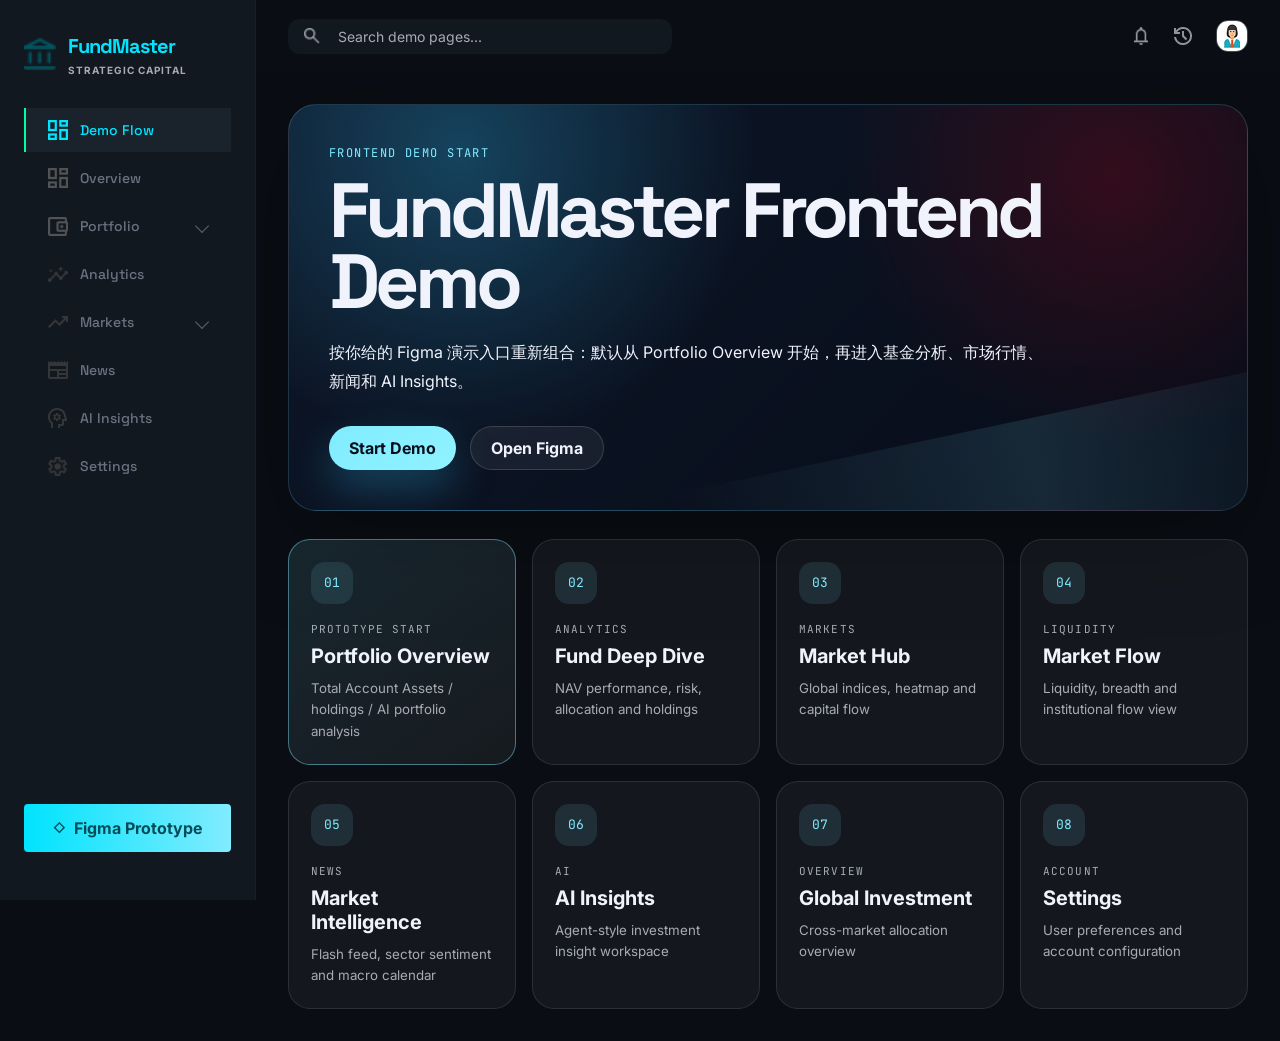
<file: frontend_new/figma-demo.html>
<!DOCTYPE html>
<html lang="zh-CN">
  <head>
    <meta charset="UTF-8" />
    <meta name="viewport" content="width=device-width, initial-scale=1.0" />
    <title>FundMaster — Figma Demo Flow</title>
    <link rel="preconnect" href="https://fonts.googleapis.com" />
    <link rel="preconnect" href="https://fonts.gstatic.com" crossorigin />
    <link href="https://fonts.googleapis.com/css2?family=Inter:wght@400;600;700&family=JetBrains+Mono:wght@400&family=Space+Grotesk:wght@500;700;900&display=swap" rel="stylesheet" />
    <link rel="stylesheet" href="css/shell.css" />
    <link rel="stylesheet" href="css/dashboard-widgets.css" />
    <link rel="stylesheet" href="css/page-figma-demo.css" />
  </head>
  <body>
    <div class="app">
      <aside class="sidebar" aria-label="主导航">
        <div class="sidebar__brand">
          <img class="sidebar__logo" src="assets/icons/logo.png" width="32" height="32" alt="" />
          <div class="sidebar__titles">
            <h1 class="sidebar__name">FundMaster</h1>
            <p class="sidebar__tagline">STRATEGIC CAPITAL</p>
          </div>
        </div>
        <nav class="sidebar__nav" aria-label="功能菜单">
          <a class="nav-link nav-link--active" href="figma-demo.html" aria-current="page">
            <img class="nav-link__icon" src="assets/icons/nav-overview.png" width="20" height="20" alt="" />
            Demo Flow
          </a>
          <a class="nav-link" href="portfolio-overview.html">
            <img class="nav-link__icon" src="assets/icons/nav-overview.png" width="20" height="20" alt="" />
            Overview
          </a>
          <details class="nav-group">
            <summary class="nav-link nav-parent">
              <img class="nav-link__icon" src="assets/icons/nav-portfolio.png" width="20" height="20" alt="" />
              Portfolio
              <span class="nav-caret" aria-hidden="true"></span>
            </summary>
            <div class="nav-submenu">
              <a class="nav-sublink" href="equity-funds.html">Equity Funds</a>
              <a class="nav-sublink" href="debt-funds.html">Debt Funds</a>
              <a class="nav-sublink" href="global-investment.html">Global Investment</a>
            </div>
          </details>
          <a class="nav-link" href="fund-deep-dive.html">
            <img class="nav-link__icon" src="assets/icons/nav-analytics.png" width="20" height="20" alt="" />
            Analytics
          </a>
          <details class="nav-group">
            <summary class="nav-link nav-parent">
              <img class="nav-link__icon" src="assets/icons/nav-markets.png" width="20" height="20" alt="" />
              Markets
              <span class="nav-caret" aria-hidden="true"></span>
            </summary>
            <div class="nav-submenu">
              <a class="nav-sublink" href="market-hub.html">Market Hub</a>
              <a class="nav-sublink" href="market-flow.html">Market Flow</a>
            </div>
          </details>
          <a class="nav-link" href="index.html">
            <img class="nav-link__icon" src="assets/icons/nav-news.png" width="20" height="20" alt="" />
            News
          </a>
          <a class="nav-link" href="ai-insights.html">
            <img class="nav-link__icon" src="assets/icons/nav-ai-insights.png" width="20" height="20" alt="" />
            AI Insights
          </a>
          <a class="nav-link" href="settings.html">
            <img class="nav-link__icon" src="assets/icons/nav-settings.png" width="20" height="20" alt="" />
            Settings
          </a>
        </nav>
        <div class="sidebar__footer">
          <button type="button" class="btn-upgrade">
            <span class="btn-upgrade__icon" aria-hidden="true">◇</span>
            Figma Prototype
          </button>
        </div>
      </aside>

      <div class="main-shell">
        <header class="top-bar">
          <div class="search-field" role="search">
            <img class="search-field__icon-img" src="assets/icons/header-search.png" width="16" height="16" alt="" />
            <label class="visually-hidden" for="demo-q">搜索</label>
            <input id="demo-q" class="search-field__input" type="search" placeholder="Search demo pages..." autocomplete="off" />
          </div>
          <div class="top-bar__actions">
            <button type="button" class="icon-btn" aria-label="通知"><img class="icon-btn__img" src="assets/icons/header-bell.png" width="18" height="18" alt="" /></button>
            <button type="button" class="icon-btn" aria-label="帮助"><img class="icon-btn__img" src="assets/icons/header-help.png" width="18" height="18" alt="" /></button>
            <button type="button" class="avatar-btn" aria-label="用户资料"><img class="avatar-btn__img" src="assets/icons/header-avatar.png" width="32" height="32" alt="" /></button>
          </div>
        </header>

        <main class="content demo-content">
          <section class="demo-hero">
            <p class="demo-kicker">Frontend Demo Start</p>
            <h2 class="demo-title">FundMaster Frontend Demo</h2>
            <p class="demo-copy">
              按你给的 Figma 演示入口重新组合：默认从 Portfolio Overview 开始，再进入基金分析、市场行情、新闻和 AI Insights。
            </p>
            <div class="demo-actions">
              <a class="btn-primary-demo" href="portfolio-overview.html">Start Demo</a>
              <a class="btn-secondary-demo" href="https://www.figma.com/proto/B1cuHJoXlJTr7e1ADVhH2P/Untitled?node-id=42-2&p=f&t=eEFRyIJMiJ0AhOgD-0&scaling=scale-down&content-scaling=fixed&page-id=0%3A1&starting-point-node-id=11%3A2408" target="_blank" rel="noreferrer">Open Figma</a>
            </div>
          </section>

          <section class="demo-flow" aria-label="演示顺序">
            <a class="demo-step demo-step--featured" href="portfolio-overview.html">
              <span class="demo-step__num">01</span>
              <span class="demo-step__eyebrow">Prototype Start</span>
              <strong>Portfolio Overview</strong>
              <small>Total Account Assets / holdings / AI portfolio analysis</small>
            </a>
            <a class="demo-step" href="fund-deep-dive.html">
              <span class="demo-step__num">02</span>
              <span class="demo-step__eyebrow">Analytics</span>
              <strong>Fund Deep Dive</strong>
              <small>NAV performance, risk, allocation and holdings</small>
            </a>
            <a class="demo-step" href="market-hub.html">
              <span class="demo-step__num">03</span>
              <span class="demo-step__eyebrow">Markets</span>
              <strong>Market Hub</strong>
              <small>Global indices, heatmap and capital flow</small>
            </a>
            <a class="demo-step" href="market-flow.html">
              <span class="demo-step__num">04</span>
              <span class="demo-step__eyebrow">Liquidity</span>
              <strong>Market Flow</strong>
              <small>Liquidity, breadth and institutional flow view</small>
            </a>
            <a class="demo-step" href="index.html">
              <span class="demo-step__num">05</span>
              <span class="demo-step__eyebrow">News</span>
              <strong>Market Intelligence</strong>
              <small>Flash feed, sector sentiment and macro calendar</small>
            </a>
            <a class="demo-step" href="ai-insights.html">
              <span class="demo-step__num">06</span>
              <span class="demo-step__eyebrow">AI</span>
              <strong>AI Insights</strong>
              <small>Agent-style investment insight workspace</small>
            </a>
            <a class="demo-step" href="global-investment.html">
              <span class="demo-step__num">07</span>
              <span class="demo-step__eyebrow">Overview</span>
              <strong>Global Investment</strong>
              <small>Cross-market allocation overview</small>
            </a>
            <a class="demo-step" href="settings.html">
              <span class="demo-step__num">08</span>
              <span class="demo-step__eyebrow">Account</span>
              <strong>Settings</strong>
              <small>User preferences and account configuration</small>
            </a>
          </section>
        </main>
      </div>
    </div>
    <script src="scripts/config.js"></script>
    <script src="scripts/api.js?v=20260715-2"></script>
    <script src="scripts/search.js?v=20260715-2"></script>
    <script src="scripts/pro-upgrade.js"></script>
  </body>
</html>
</file>
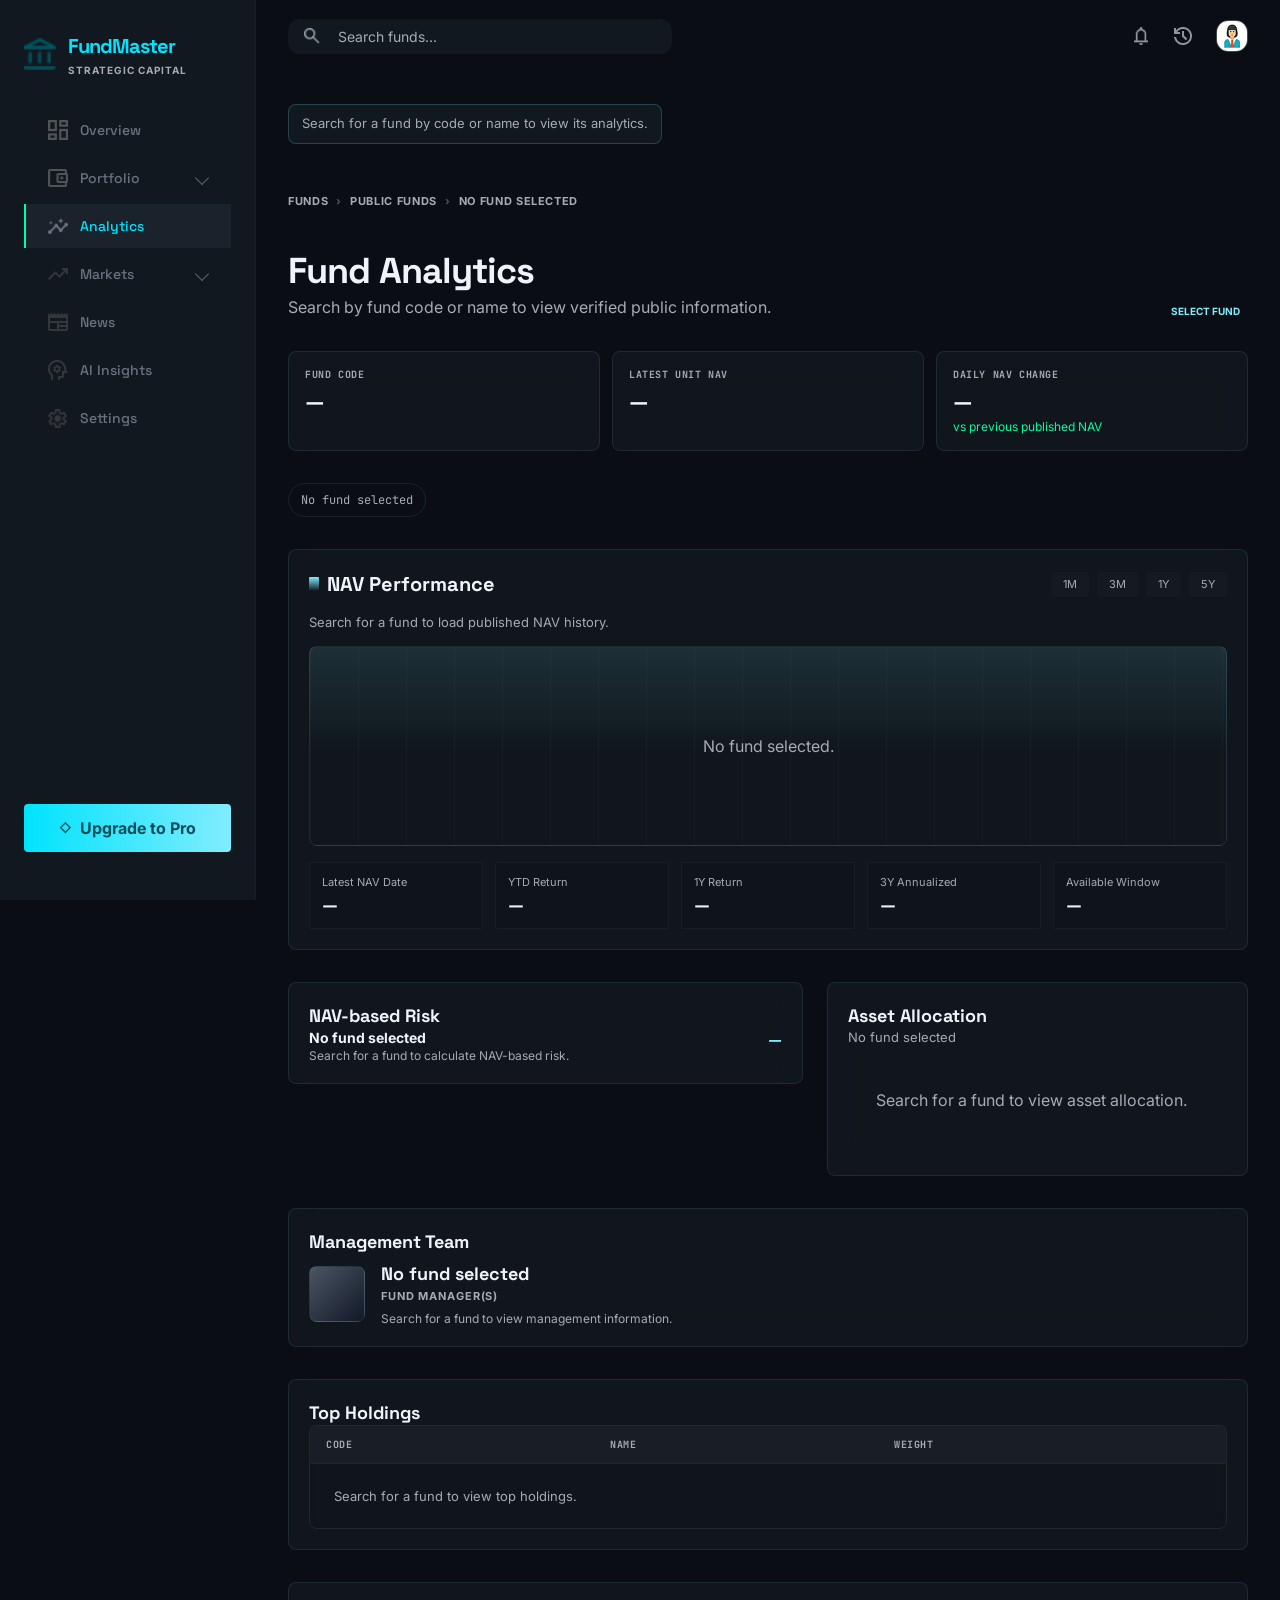
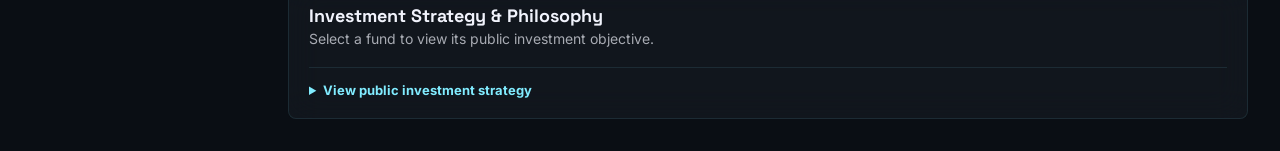
<file: frontend_new/fund-deep-dive.html>
<!DOCTYPE html>
<html lang="zh-CN">
  <head>
    <meta charset="UTF-8" />
    <meta name="viewport" content="width=device-width, initial-scale=1.0" />
    <title>FundMaster — Fund Deep Dive</title>
    <link rel="preconnect" href="https://fonts.googleapis.com" />
    <link rel="preconnect" href="https://fonts.gstatic.com" crossorigin />
    <link href="https://fonts.googleapis.com/css2?family=Inter:wght@400;600;700&family=JetBrains+Mono:wght@400&family=Space+Grotesk:wght@500;700;900&display=swap" rel="stylesheet" />
    <link rel="stylesheet" href="css/shell.css" />
    <link rel="stylesheet" href="css/dashboard-widgets.css" />
    <link rel="stylesheet" href="css/page-fund-deep-dive.css?v=20260713-3" />
  </head>
  <body>
    <div class="app">
      <aside class="sidebar" aria-label="主导航">
        <div class="sidebar__brand">
          <img class="sidebar__logo" src="assets/icons/logo.png" width="32" height="32" alt="" />
          <div class="sidebar__titles">
            <h1 class="sidebar__name">FundMaster</h1>
            <p class="sidebar__tagline">STRATEGIC CAPITAL</p>
          </div>
        </div>
        <nav class="sidebar__nav" aria-label="功能菜单">
          <a class="nav-link" href="portfolio-overview.html">
            <img class="nav-link__icon" src="assets/icons/nav-overview.png" width="20" height="20" alt="" />
            Overview
          </a>
          <details class="nav-group">
            <summary class="nav-link nav-parent">
              <img class="nav-link__icon" src="assets/icons/nav-portfolio.png" width="20" height="20" alt="" />
              Portfolio
              <span class="nav-caret" aria-hidden="true"></span>
            </summary>
            <div class="nav-submenu">
              <a class="nav-sublink" href="equity-funds.html">Equity Funds</a>
              <a class="nav-sublink" href="debt-funds.html">Debt Funds</a>
              <a class="nav-sublink" href="global-investment.html">Global Investment</a>
            </div>
          </details>
          <a class="nav-link nav-link--active" href="fund-deep-dive.html" aria-current="page">
            <img class="nav-link__icon" src="assets/icons/nav-analytics.png" width="20" height="20" alt="" />
            Analytics
          </a>
          <details class="nav-group">
            <summary class="nav-link nav-parent">
              <img class="nav-link__icon" src="assets/icons/nav-markets.png" width="20" height="20" alt="" />
              Markets
              <span class="nav-caret" aria-hidden="true"></span>
            </summary>
            <div class="nav-submenu">
              <a class="nav-sublink" href="market-hub.html">Market Hub</a>
              <a class="nav-sublink" href="market-flow.html">Market Flow</a>
            </div>
          </details>
          <a class="nav-link" href="index.html">
            <img class="nav-link__icon" src="assets/icons/nav-news.png" width="20" height="20" alt="" />
            News
          </a>
          <a class="nav-link" href="ai-insights.html">
            <img class="nav-link__icon" src="assets/icons/nav-ai-insights.png" width="20" height="20" alt="" />
            AI Insights
          </a>
          <a class="nav-link" href="settings.html">
            <img class="nav-link__icon" src="assets/icons/nav-settings.png" width="20" height="20" alt="" />
            Settings
          </a>
        </nav>
        <div class="sidebar__footer">
          <button type="button" class="btn-upgrade">
            <span class="btn-upgrade__icon" aria-hidden="true">◇</span>
            Upgrade to Pro
          </button>
        </div>
      </aside>
      <div class="main-shell">
      <header class="top-bar">
        <div class="search-field" role="search">
          <img class="search-field__icon-img" src="assets/icons/header-search.png" width="16" height="16" alt="" />
          <label class="visually-hidden" for="q">搜索</label>
          <input id="q" class="search-field__input" type="search" placeholder="Search funds..." autocomplete="off" />
        </div>
        <div class="top-bar__actions">
          <button type="button" class="icon-btn" aria-label="通知"><img class="icon-btn__img" src="assets/icons/header-bell.png" width="18" height="18" alt="" /></button>
          <button type="button" class="icon-btn" aria-label="帮助"><img class="icon-btn__img" src="assets/icons/header-help.png" width="18" height="18" alt="" /></button>
          <button type="button" class="avatar-btn" aria-label="用户资料"><img class="avatar-btn__img" src="assets/icons/header-avatar.png" width="32" height="32" alt="" /></button>
        </div>
      </header>
        <main class="content">
          <div id="fd-data-notice" class="fd-data-notice" data-state="loading" role="status">
            Loading public fund data…
          </div>
          <nav class="breadcrumb" aria-label="面包屑">
            <a href="fund-deep-dive.html">Funds</a><span class="breadcrumb__sep">›</span>
            <span id="fd-breadcrumb-type">Public Fund</span><span class="breadcrumb__sep">›</span>
            <span id="fd-breadcrumb-current">Loading…</span>
          </nav>
          <header class="page-head">
            <div>
              <h2 id="fd-fund-name" class="page-head__title">Loading fund…</h2>
              <p id="fd-fund-subtitle" class="page-head__sub">Verifying profile and NAV history.</p>
            </div>
            <span id="fd-data-chip" class="chip">Loading</span>
          </header>
          <div class="kpi-row">
            <div class="kpi-card">
              <p class="kpi-card__label">Fund Code</p>
              <p id="fd-kpi-code" class="kpi-card__value">—</p>
            </div>
            <div class="kpi-card">
              <p class="kpi-card__label">Latest Unit NAV</p>
              <p id="fd-kpi-nav" class="kpi-card__value">—</p>
            </div>
            <div class="kpi-card">
              <p class="kpi-card__label">Daily NAV Change</p>
              <p id="fd-kpi-change" class="kpi-card__value">—</p>
              <p class="kpi-card__hint">vs previous published NAV</p>
            </div>
          </div>
          <div class="toolbar"><span id="fd-as-of" class="fd-as-of">Data date · —</span></div>
          <section class="glass-panel fd-matrix">
            <div class="section-head">
              <h3 class="section-head__title"><span class="section-head__bolt" aria-hidden="true"></span>NAV Performance</h3>
              <div class="pill-group" role="group" aria-label="NAV history period">
                <button type="button" class="pill pill--ghost" data-history-range="1M">1M</button>
                <button type="button" class="pill pill--ghost" data-history-range="3M">3M</button>
                <button type="button" class="pill pill--ghost pill--active" data-history-range="1Y">1Y</button>
                <button type="button" class="pill pill--ghost" data-history-range="ALL">5Y</button>
              </div>
            </div>
            <p id="fd-chart-caption" class="fd-caption">Loading published NAV history…</p>
            <div id="fd-chart" class="fd-chart" role="img" aria-label="Published NAV history chart">
              <div class="fd-empty-state">Loading NAV history…</div>
            </div>
            <div id="fd-stats" class="fd-stats">
              <div><span class="fd-stats__k">Latest NAV Date</span><span id="fd-stat-date" class="fd-stats__v">—</span></div>
              <div><span class="fd-stats__k">YTD Return</span><span id="fd-stat-ytd" class="fd-stats__v">—</span></div>
              <div><span class="fd-stats__k">1Y Return</span><span id="fd-stat-1y" class="fd-stats__v">—</span></div>
              <div><span class="fd-stats__k">3Y Annualized</span><span id="fd-stat-3y" class="fd-stats__v">—</span></div>
              <div><span class="fd-stats__k">Available Window</span><span id="fd-stat-window" class="fd-stats__v">—</span></div>
            </div>
          </section>
          <div class="two-col">
            <section class="glass-panel">
              <h3 class="section-head__title section-head__title--compact">NAV-based Risk</h3>
              <ul id="fd-risk" class="fd-risk">
                <li><div><strong>Loading risk statistics…</strong><span class="muted">Calculated from published NAV history</span></div><em>—</em></li>
              </ul>
            </section>
            <section class="glass-panel">
              <h3 class="section-head__title section-head__title--compact">Asset Allocation</h3>
              <p id="fd-allocation-caption" class="fd-caption">Loading public allocation data…</p>
              <ul id="fd-allocation" class="fd-alloc">
                <li class="fd-empty-state">Loading asset allocation…</li>
              </ul>
            </section>
          </div>
          <section class="glass-panel fd-mgmt">
            <h3 class="section-head__title section-head__title--compact">Management Team</h3>
            <div class="fd-mgmt__card">
              <div class="fd-avatar" aria-hidden="true"></div>
              <div>
                <p id="fd-manager-name" class="fd-mgmt__name">Loading…</p>
                <p class="fd-mgmt__role">Fund Manager(s)</p>
                <div id="fd-manager-meta" class="fd-mgmt__meta"><span>Public profile loading…</span></div>
              </div>
            </div>
          </section>
          <section class="glass-panel">
            <h3 class="section-head__title section-head__title--compact">Top Holdings</h3>
            <div class="data-table-wrap">
            <table class="data-table">
              <thead><tr><th>Code</th><th>Name</th><th>Weight</th></tr></thead>
              <tbody id="fd-holdings-tbody">
                <tr><td>-</td><td>Loading holdings...</td><td>-</td></tr>
              </tbody>
            </table>
            </div>
          </section>
          <section class="glass-panel">
            <h3 class="section-head__title section-head__title--compact">Investment Strategy &amp; Philosophy</h3>
            <p id="fd-objective" class="fd-strat">Loading the public investment objective…</p>
            <details id="fd-strategy-details" class="fd-strategy-details">
              <summary>View public investment strategy</summary>
              <p id="fd-strategy" class="fd-strat">Loading…</p>
            </details>
          </section>
        </main>

      </div>
    </div>
    <script src="scripts/config.js"></script>
    <script src="scripts/api.js?v=20260715-2"></script>
    <script src="scripts/search.js?v=20260715-2"></script>
    <script src="scripts/fund-deep-dive.js?v=20260713-3"></script>
    <script src="scripts/pro-upgrade.js"></script>
  </body>
</html>
</file>
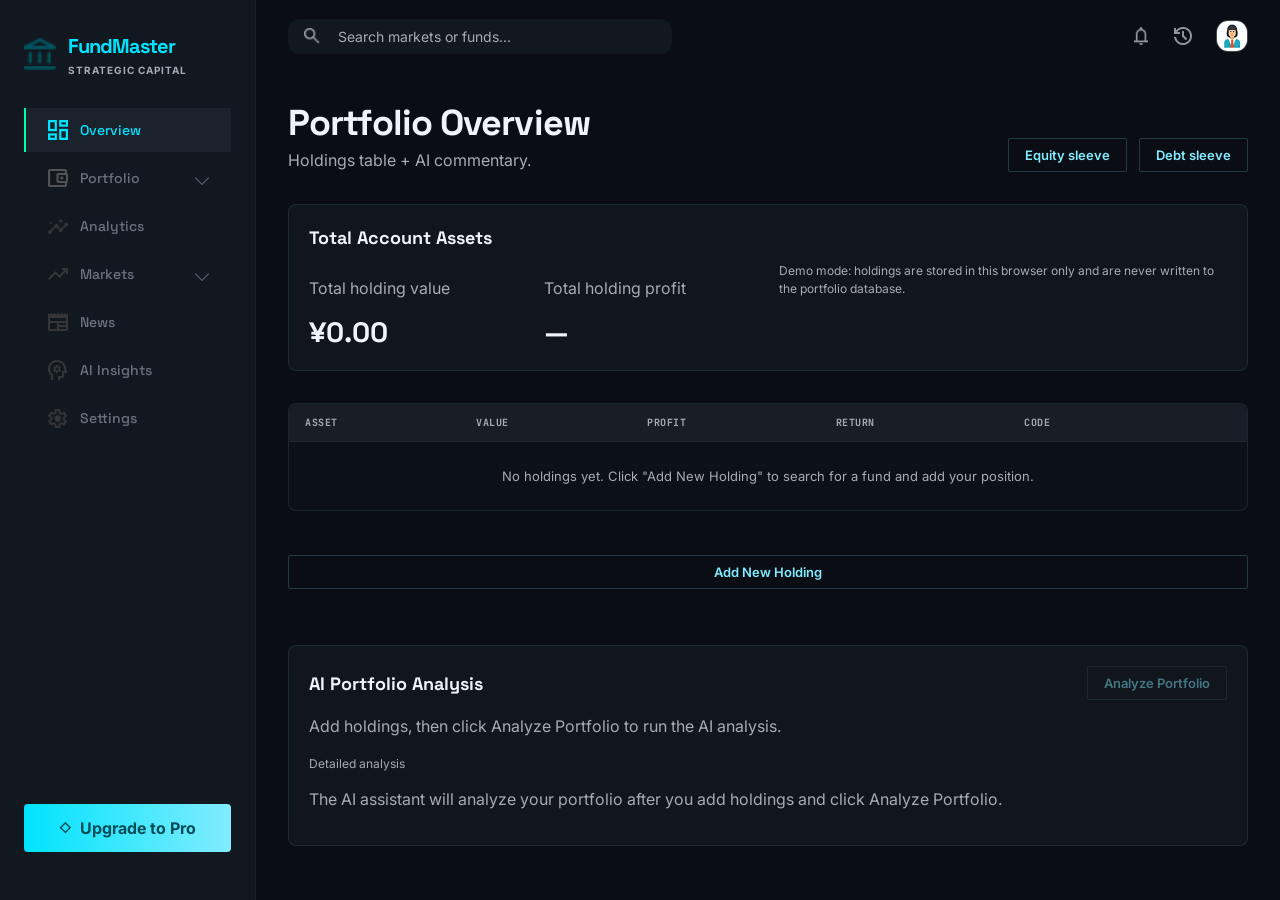
<file: frontend_new/portfolio-overview.html>
<!DOCTYPE html>
<html lang="zh-CN">
  <head>
    <meta charset="UTF-8" />
    <meta name="viewport" content="width=device-width, initial-scale=1.0" />
    <title>FundMaster — Portfolio Overview</title>
    <link rel="preconnect" href="https://fonts.googleapis.com" />
    <link rel="preconnect" href="https://fonts.gstatic.com" crossorigin />
    <link href="https://fonts.googleapis.com/css2?family=Inter:wght@400;600;700&family=JetBrains+Mono:wght@400&family=Space+Grotesk:wght@500;700;900&display=swap" rel="stylesheet" />
    <link rel="stylesheet" href="css/shell.css" />
    <link rel="stylesheet" href="css/dashboard-widgets.css" />
    <link rel="stylesheet" href="css/page-portfolio-overview.css?v=20260713-2" />
  </head>
  <body>
    <div class="app">
      <aside class="sidebar" aria-label="主导航">
        <div class="sidebar__brand">
          <img class="sidebar__logo" src="assets/icons/logo.png" width="32" height="32" alt="" />
          <div class="sidebar__titles">
            <h1 class="sidebar__name">FundMaster</h1>
            <p class="sidebar__tagline">STRATEGIC CAPITAL</p>
          </div>
        </div>
        <nav class="sidebar__nav" aria-label="功能菜单">
          <a class="nav-link nav-link--active" href="portfolio-overview.html" aria-current="page">
            <img class="nav-link__icon" src="assets/icons/nav-overview.png" width="20" height="20" alt="" />
            Overview
          </a>
          <details class="nav-group">
            <summary class="nav-link nav-parent">
              <img class="nav-link__icon" src="assets/icons/nav-portfolio.png" width="20" height="20" alt="" />
              Portfolio
              <span class="nav-caret" aria-hidden="true"></span>
            </summary>
            <div class="nav-submenu">
              <a class="nav-sublink" href="equity-funds.html">Equity Funds</a>
              <a class="nav-sublink" href="debt-funds.html">Debt Funds</a>
              <a class="nav-sublink" href="global-investment.html">Global Investment</a>
            </div>
          </details>
          <a class="nav-link" href="fund-deep-dive.html">
            <img class="nav-link__icon" src="assets/icons/nav-analytics.png" width="20" height="20" alt="" />
            Analytics
          </a>
          <details class="nav-group">
            <summary class="nav-link nav-parent">
              <img class="nav-link__icon" src="assets/icons/nav-markets.png" width="20" height="20" alt="" />
              Markets
              <span class="nav-caret" aria-hidden="true"></span>
            </summary>
            <div class="nav-submenu">
              <a class="nav-sublink" href="market-hub.html">Market Hub</a>
              <a class="nav-sublink" href="market-flow.html">Market Flow</a>
            </div>
          </details>
          <a class="nav-link" href="index.html">
            <img class="nav-link__icon" src="assets/icons/nav-news.png" width="20" height="20" alt="" />
            News
          </a>
          <a class="nav-link" href="ai-insights.html">
            <img class="nav-link__icon" src="assets/icons/nav-ai-insights.png" width="20" height="20" alt="" />
            AI Insights
          </a>
          <a class="nav-link" href="settings.html">
            <img class="nav-link__icon" src="assets/icons/nav-settings.png" width="20" height="20" alt="" />
            Settings
          </a>
        </nav>
        <div class="sidebar__footer">
          <button type="button" class="btn-upgrade">
            <span class="btn-upgrade__icon" aria-hidden="true">◇</span>
            Upgrade to Pro
          </button>
        </div>
      </aside>
      <div class="main-shell">
      <header class="top-bar">
        <div class="search-field" role="search">
          <img class="search-field__icon-img" src="assets/icons/header-search.png" width="16" height="16" alt="" />
          <label class="visually-hidden" for="po-q">搜索</label>
          <input id="po-q" class="search-field__input" type="search" placeholder="Search markets or funds..." autocomplete="off" />
        </div>
        <div class="top-bar__actions">
          <button type="button" class="icon-btn" aria-label="通知"><img class="icon-btn__img" src="assets/icons/header-bell.png" width="18" height="18" alt="" /></button>
          <button type="button" class="icon-btn" aria-label="帮助"><img class="icon-btn__img" src="assets/icons/header-help.png" width="18" height="18" alt="" /></button>
          <button type="button" class="avatar-btn" aria-label="用户资料"><img class="avatar-btn__img" src="assets/icons/header-avatar.png" width="32" height="32" alt="" /></button>
        </div>
      </header>
        <main class="content">
          <header class="page-head">
            <div>
              <h2 class="page-head__title">Portfolio Overview</h2>
              <p class="page-head__sub">Holdings table + AI commentary.</p>
            </div>
            <div class="toolbar">
              <a class="btn-outline" href="equity-funds.html">Equity sleeve</a>
              <a class="btn-outline" href="debt-funds.html">Debt sleeve</a>
            </div>
          </header>
          <section class="glass-panel po-summary">
            <h3 class="section-head__title section-head__title--compact">Total Account Assets</h3>
            <div class="po-split">
              <div><p class="muted">Total holding value</p><p id="po-total-value" class="po-big">¥0.00</p></div>
              <div><p class="muted">Total holding profit</p><p id="po-total-profit" class="po-big">—</p></div>
              <div class="po-table-labels muted sm">Demo mode: holdings are stored in this browser only and are never written to the portfolio database.</div>
            </div>
          </section>
          <div class="data-table-wrap">
            <table class="data-table">
              <thead><tr><th>Asset</th><th>Value</th><th>Profit</th><th>Return</th><th>Code</th><th></th></tr></thead>
              <tbody id="holdings-body">
                <tr class="po-empty-row"><td colspan="6">No holdings yet. Click "Add New Holding" to search for a fund and add your position.</td></tr>
              </tbody>
            </table>
          </div>
          <button type="button" id="btn-add-holding" class="btn-outline" style="margin-top:12px">Add New Holding</button>
          <section class="glass-panel" style="margin-top:24px">
            <div class="section-head">
              <h3 class="section-head__title section-head__title--compact">AI Portfolio Analysis</h3>
              <button type="button" id="btn-run-ai" class="btn-outline" disabled>Analyze Portfolio</button>
            </div>
            <p id="ai-status" class="muted">Add holdings, then click Analyze Portfolio to run the AI analysis.</p>
            <div class="po-ai">
              <div><span class="muted sm">Detailed analysis</span><p id="ai-analysis" class="muted">The AI assistant will analyze your portfolio after you add holdings and click Analyze Portfolio.</p></div>
            </div>
          </section>
        </main>

      </div>
    </div>
    <div id="add-holding-modal" class="po-modal" hidden>
      <div class="po-modal__backdrop" data-holding-cancel></div>
      <section class="po-modal__panel" role="dialog" aria-modal="true" aria-labelledby="add-holding-title">
        <button type="button" class="po-modal__cancel" data-holding-cancel aria-label="Cancel">Cancel</button>
        <h2 id="add-holding-title" class="po-modal__title">Add New Holding</h2>
        <p class="po-modal__subtitle">Add a fund position to the overview table.</p>
        <p id="add-holding-status" class="po-modal__status" hidden></p>
        <form id="add-holding-form" class="po-modal__form">
          <div class="po-modal__field po-modal__field--search">
            <span id="holding-fund-label">Fund name</span>
            <input id="holding-fund-name" name="fundName" type="text" placeholder="Type a fund code or name to search" autocomplete="off" aria-labelledby="holding-fund-label" required />
            <div id="holding-fund-results" class="po-fund-results" hidden></div>
          </div>
          <p id="holding-fund-selected" class="po-fund-selected" hidden></p>
          <label class="po-modal__field">
            <span>Holding amount</span>
            <input id="holding-amount" name="amount" type="number" min="0" step="0.01" placeholder="Enter holding amount" required />
          </label>
          <label class="po-modal__field">
            <span>Holding profit</span>
            <input id="holding-profit" name="profit" type="number" step="0.01" placeholder="Enter holding profit" />
          </label>
          <div class="po-modal__actions">
            <button type="submit" class="po-modal__confirm">Confirm</button>
          </div>
        </form>
      </section>
    </div>
    <script src="scripts/config.js"></script>
    <script src="scripts/api.js?v=20260715-2"></script>
    <script src="scripts/search.js?v=20260715-2"></script>
    <script src="scripts/portfolio-overview.js?v=20260715-2"></script>
    <script src="scripts/pro-upgrade.js"></script>
  </body>
</html>
</file>
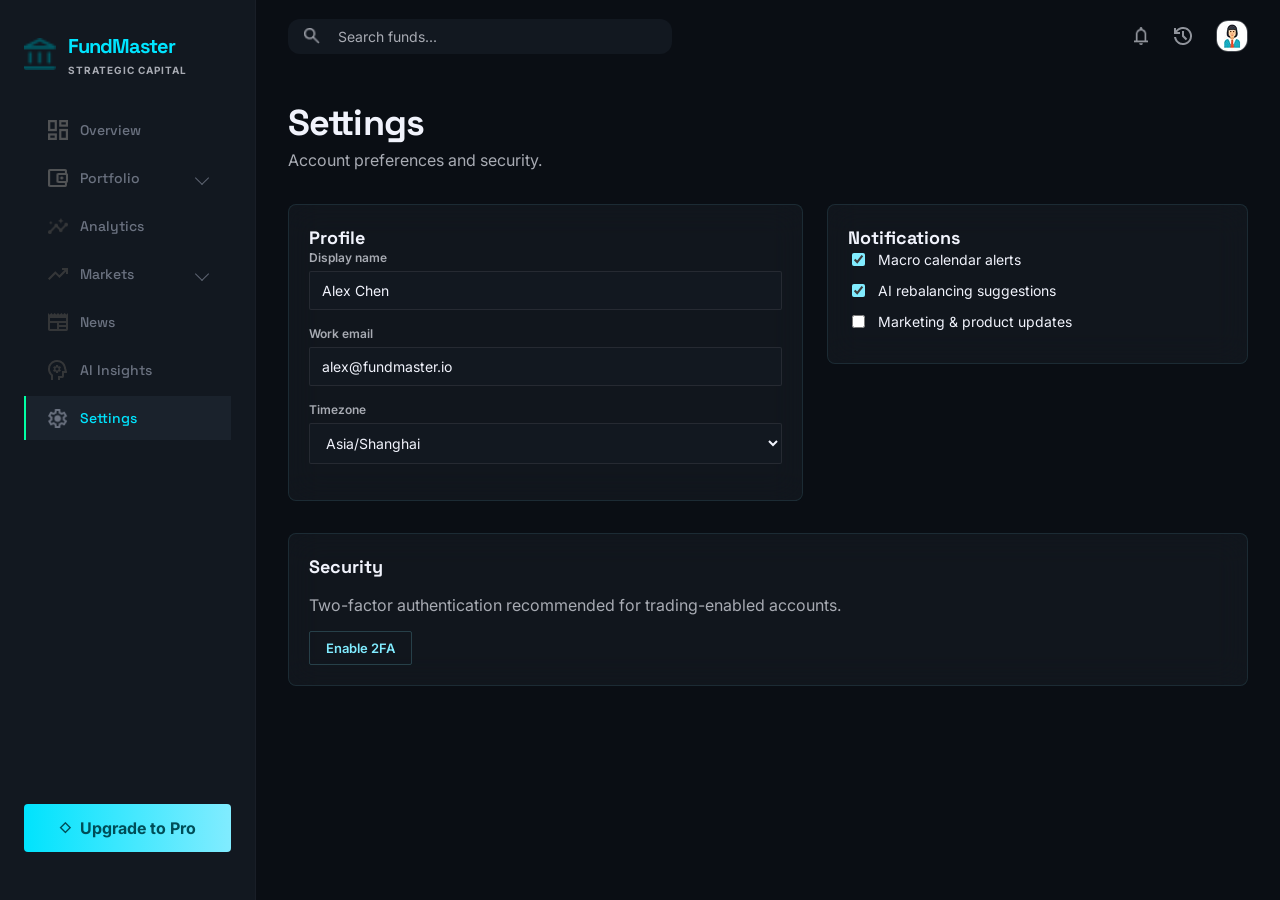
<file: frontend_new/settings.html>
<!DOCTYPE html>
<html lang="zh-CN">
  <head>
    <meta charset="UTF-8" />
    <meta name="viewport" content="width=device-width, initial-scale=1.0" />
    <title>FundMaster — Settings</title>
    <link rel="preconnect" href="https://fonts.googleapis.com" />
    <link rel="preconnect" href="https://fonts.gstatic.com" crossorigin />
    <link href="https://fonts.googleapis.com/css2?family=Inter:wght@400;600;700&family=JetBrains+Mono:wght@400&family=Space+Grotesk:wght@500;700;900&display=swap" rel="stylesheet" />
    <link rel="stylesheet" href="css/shell.css" />
    <link rel="stylesheet" href="css/dashboard-widgets.css" />
    <link rel="stylesheet" href="css/page-settings.css" />
  </head>
  <body>
    <div class="app">
      <aside class="sidebar" aria-label="主导航">
        <div class="sidebar__brand">
          <img class="sidebar__logo" src="assets/icons/logo.png" width="32" height="32" alt="" />
          <div class="sidebar__titles">
            <h1 class="sidebar__name">FundMaster</h1>
            <p class="sidebar__tagline">STRATEGIC CAPITAL</p>
          </div>
        </div>
        <nav class="sidebar__nav" aria-label="功能菜单">
          <a class="nav-link" href="portfolio-overview.html">
            <img class="nav-link__icon" src="assets/icons/nav-overview.png" width="20" height="20" alt="" />
            Overview
          </a>
          <details class="nav-group">
            <summary class="nav-link nav-parent">
              <img class="nav-link__icon" src="assets/icons/nav-portfolio.png" width="20" height="20" alt="" />
              Portfolio
              <span class="nav-caret" aria-hidden="true"></span>
            </summary>
            <div class="nav-submenu">
              <a class="nav-sublink" href="equity-funds.html">Equity Funds</a>
              <a class="nav-sublink" href="debt-funds.html">Debt Funds</a>
              <a class="nav-sublink" href="global-investment.html">Global Investment</a>
            </div>
          </details>
          <a class="nav-link" href="fund-deep-dive.html">
            <img class="nav-link__icon" src="assets/icons/nav-analytics.png" width="20" height="20" alt="" />
            Analytics
          </a>
          <details class="nav-group">
            <summary class="nav-link nav-parent">
              <img class="nav-link__icon" src="assets/icons/nav-markets.png" width="20" height="20" alt="" />
              Markets
              <span class="nav-caret" aria-hidden="true"></span>
            </summary>
            <div class="nav-submenu">
              <a class="nav-sublink" href="market-hub.html">Market Hub</a>
              <a class="nav-sublink" href="market-flow.html">Market Flow</a>
            </div>
          </details>
          <a class="nav-link" href="index.html">
            <img class="nav-link__icon" src="assets/icons/nav-news.png" width="20" height="20" alt="" />
            News
          </a>
          <a class="nav-link" href="ai-insights.html">
            <img class="nav-link__icon" src="assets/icons/nav-ai-insights.png" width="20" height="20" alt="" />
            AI Insights
          </a>
          <a class="nav-link nav-link--active" href="settings.html" aria-current="page">
            <img class="nav-link__icon" src="assets/icons/nav-settings.png" width="20" height="20" alt="" />
            Settings
          </a>
        </nav>
        <div class="sidebar__footer">
          <button type="button" class="btn-upgrade">
            <span class="btn-upgrade__icon" aria-hidden="true">◇</span>
            Upgrade to Pro
          </button>
        </div>
      </aside>
      <div class="main-shell">
      <header class="top-bar">
        <div class="search-field" role="search">
          <img class="search-field__icon-img" src="assets/icons/header-search.png" width="16" height="16" alt="" />
          <label class="visually-hidden" for="st-q">搜索</label>
          <input id="st-q" class="search-field__input" type="search" placeholder="Search funds..." autocomplete="off" />
        </div>
        <div class="top-bar__actions">
          <button type="button" class="icon-btn" aria-label="通知"><img class="icon-btn__img" src="assets/icons/header-bell.png" width="18" height="18" alt="" /></button>
          <button type="button" class="icon-btn" aria-label="帮助"><img class="icon-btn__img" src="assets/icons/header-help.png" width="18" height="18" alt="" /></button>
          <button type="button" class="avatar-btn" aria-label="用户资料"><img class="avatar-btn__img" src="assets/icons/header-avatar.png" width="32" height="32" alt="" /></button>
        </div>
      </header>
        <main class="content">
          <header class="page-head">
            <div>
              <h2 class="page-head__title">Settings</h2>
              <p class="page-head__sub">Account preferences and security.</p>
            </div>
          </header>
          <div class="two-col">
            <section class="glass-panel">
              <h3 class="section-head__title section-head__title--compact">Profile</h3>
              <label class="st-label">Display name<input class="st-input" type="text" value="Alex Chen" /></label>
              <label class="st-label">Work email<input class="st-input" type="email" value="alex@fundmaster.io" /></label>
              <label class="st-label">Timezone<select class="st-input"><option>Asia/Shanghai</option><option>America/New_York</option></select></label>
            </section>
            <section class="glass-panel">
              <h3 class="section-head__title section-head__title--compact">Notifications</h3>
              <label class="st-row"><input type="checkbox" checked /> Macro calendar alerts</label>
              <label class="st-row"><input type="checkbox" checked /> AI rebalancing suggestions</label>
              <label class="st-row"><input type="checkbox" /> Marketing &amp; product updates</label>
            </section>
          </div>
          <section class="glass-panel">
            <h3 class="section-head__title section-head__title--compact">Security</h3>
            <p class="muted">Two-factor authentication recommended for trading-enabled accounts.</p>
            <div class="toolbar"><button type="button" class="btn-outline" data-2fa-action>Enable 2FA</button></div>
          </section>
        </main>

      </div>
    </div>
  <script src="scripts/config.js"></script>
    <script src="scripts/api.js?v=20260715-2"></script>
    <script src="scripts/search.js?v=20260715-2"></script>
    <script src="scripts/pro-upgrade.js"></script>

    <script>
      document.addEventListener('DOMContentLoaded', () => {

        const displayNameInput = document.querySelector('input[type="text"].st-input');
        
        if (displayNameInput) {
   
          const savedName = localStorage.getItem('fundmaster_display_name');
          if (savedName) {
            displayNameInput.value = savedName;
          }

          displayNameInput.addEventListener('change', () => {
            const newName = displayNameInput.value.trim();
            if (newName) {
              localStorage.setItem('fundmaster_display_name', newName);
              showToast('Display name updated successfully!');
            }
          });
        }

   
        const tfaBtn = document.querySelector('[data-2fa-action]');
        
        if (tfaBtn) {
          let is2FAEnabled = localStorage.getItem('fundmaster_2fa') === 'true';
          if (is2FAEnabled) {
            tfaBtn.textContent = 'Disable 2FA';
            tfaBtn.style.borderColor = '#ff4d4f';
          }

          tfaBtn.addEventListener('click', () => {
            is2FAEnabled = !is2FAEnabled;
            localStorage.setItem('fundmaster_2fa', is2FAEnabled);
            
            if (is2FAEnabled) {
              tfaBtn.textContent = 'Disable 2FA';
              tfaBtn.style.borderColor = '#ff4d4f';
              showToast('🚀 Two-Factor Authentication (2FA) has been enabled.');
            } else {
              tfaBtn.textContent = 'Enable 2FA';
              tfaBtn.style.borderColor = '';
              showToast('⚠️ 2FA has been disabled. Your account security is reduced.', 'warning');
            }
          });
        }
        function showToast(message, type = 'success') {
          const toast = document.createElement('div');
          toast.style.cssText = `
            position: fixed;
            bottom: 24px;
            right: 24px;
            background: ${type === 'warning' ? '#ff4d4f' : '#00fff2'};
            color: #000;
            padding: 12px 24px;
            border-radius: 6px;
            font-weight: bold;
            box-shadow: 0 4px 12px rgba(0,0,0,0.3);
            z-index: 10000;
            font-size: 14px;
            transition: all 0.3s ease;
          `;
          toast.innerText = message;
          document.body.appendChild(toast);
          setTimeout(() => {
            toast.style.opacity = '0';
            setTimeout(() => toast.remove(), 300);
          }, 3000);
        }
      });
    </script>
  </body>
</html>
  </body>
</html>
</file>
<file: frontend_new/css/shell.css>
/* ============================================
   FundMaster — 全局壳层（侧栏 / 顶栏 / 主滚动区）
   设计令牌与 11:336 等帧共用；各页面另链 page-*.css
   ============================================ */

/* ---------- CSS 变量：设计令牌（背景、强调色、圆角） ---------- */
:root {
  --bg-app: #0a0e14;
  --bg-sidebar: #121820;
  --bg-elevated: #151a21;
  --bg-card: rgba(21, 26, 33, 0.7);
  --bg-input: #121820;
  --bg-chip: #151a21;
  --bg-sector: #0f141a;
  --border-subtle: rgba(129, 236, 255, 0.1);
  --border-glow: rgba(129, 236, 255, 0.2);
  --text-primary: #f1f3fc;
  --text-muted: #a8abb3;
  --accent-cyan: #81ecff;
  --accent-bright: #00e5ff;
  --accent-green: #00ffa3;
  --accent-red: #ff716c;
  --accent-amber: #ffc563;
  --accent-magenta: #9f0519;
  --breaking-text: #ffa8a3;
  --live-pill-bg: #1b2028;
  --shadow-fab: 0 25px 50px -12px rgba(0, 0, 0, 0.25);
  --radius-lg: 12px;
  --radius-md: 8px;
  --radius-sm: 2px;
  --sidebar-w: 256px;
  --font-sans: "Inter", system-ui, sans-serif;
  --font-display: "Space Grotesk", system-ui, sans-serif;
  --font-mono: "JetBrains Mono", ui-monospace, monospace;
}

/* ---------- 基础重置与可视隐藏（无障碍） ---------- */
*,
*::before,
*::after {
  box-sizing: border-box;
}

html {
  -webkit-text-size-adjust: 100%;
}

body {
  margin: 0;
  min-height: 100vh;
  font-family: var(--font-sans);
  background: var(--bg-app);
  color: var(--text-primary);
}

.visually-hidden {
  position: absolute;
  width: 1px;
  height: 1px;
  padding: 0;
  margin: -1px;
  overflow: hidden;
  clip: rect(0, 0, 0, 0);
  white-space: nowrap;
  border: 0;
}

/* ---------- 应用骨架：左侧栏 + 主区域 ---------- */
.app {
  display: flex;
  min-height: 100vh;
  max-width: 1280px;
  margin: 0 auto;
  background: var(--bg-app);
}

/* 左侧导航：固定宽度 256px，背景 #121820 */
.sidebar {
  position: fixed;
  left: 0;
  top: 0;
  bottom: 0;
  width: var(--sidebar-w);
  display: flex;
  flex-direction: column;
  padding: 32px 0 48px;
  background: var(--bg-sidebar);
  border-right: 1px solid rgba(68, 72, 79, 0.15);
  z-index: 20;
}

.sidebar__brand {
  display: flex;
  align-items: center;
  gap: 12px;
  padding: 0 24px 32px;
}

/* 品牌图标：Figma 导出 PNG */
.sidebar__logo {
  display: block;
  width: 32px;
  height: 32px;
  border-radius: var(--radius-sm);
  object-fit: contain;
  flex-shrink: 0;
}

.sidebar__name {
  margin: 0;
  font-family: var(--font-display);
  font-weight: 900;
  font-size: 20px;
  line-height: 1.4;
  letter-spacing: -0.05em;
  color: var(--accent-bright);
}

.sidebar__tagline {
  margin: 4px 0 0;
  font-size: 10px;
  font-weight: 700;
  letter-spacing: 0.1em;
  text-transform: uppercase;
  color: var(--text-muted);
}

.sidebar__nav {
  flex: 1;
  display: flex;
  flex-direction: column;
  gap: 4px;
  padding: 0 24px;
  overflow: auto;
}

/* 导航链接：默认灰色文字 */
.nav-link {
  display: flex;
  align-items: center;
  gap: 12px;
  padding: 12px 24px;
  border-radius: 0;
  text-decoration: none;
  font-family: var(--font-display);
  font-weight: 500;
  font-size: 14px;
  line-height: 1.43;
  color: #6b7280;
  transition: color 0.15s ease, background 0.15s ease;
}

.nav-link:hover {
  color: var(--text-muted);
}

/* 当前页 News：深色底 + 左侧青绿描边 + 亮青色字 */
.nav-link--active {
  background: #1a222c;
  box-shadow: inset 2px 0 0 0 var(--accent-green);
  color: var(--accent-bright);
}

/* 侧栏菜单图标：assets/icons/nav-*.png */
.nav-link__icon {
  display: block;
  width: 20px;
  height: 20px;
  flex-shrink: 0;
  object-fit: contain;
  filter: grayscale(1) brightness(0.58);
  opacity: 0.72;
  transition: filter 0.15s ease, opacity 0.15s ease;
}

.nav-link:hover .nav-link__icon {
  filter: grayscale(1) brightness(0.78);
  opacity: 0.86;
}

.nav-link--active .nav-link__icon {
  filter: none;
  opacity: 1;
}

.nav-group {
  margin: 0;
}

.nav-group > summary {
  list-style: none;
  cursor: pointer;
}

.nav-group > summary::-webkit-details-marker {
  display: none;
}

.nav-parent {
  justify-content: flex-start;
}

.nav-caret {
  margin-left: auto;
  width: 10px;
  height: 10px;
  border-right: 1.5px solid currentColor;
  border-bottom: 1.5px solid currentColor;
  transform: rotate(45deg);
  transition: transform 0.15s ease;
  opacity: 0.85;
}

.nav-group[open] .nav-caret {
  transform: rotate(225deg);
}

.nav-submenu {
  display: flex;
  flex-direction: column;
  gap: 2px;
  margin: 2px 0 6px;
}

.nav-sublink {
  margin-left: 32px;
  padding: 8px 12px;
  border-radius: 6px;
  color: #7d8592;
  text-decoration: none;
  font-family: var(--font-sans);
  font-size: 14px;
  line-height: 1.35;
  transition: color 0.15s ease, background 0.15s ease;
}

.nav-sublink:hover {
  color: var(--text-muted);
  background: rgba(255, 255, 255, 0.03);
}

.nav-sublink--active {
  color: var(--accent-cyan);
}

.sidebar__footer {
  padding: 0 24px;
}

/* Upgrade 按钮：青蓝渐变按钮条 */
.btn-upgrade {
  width: 100%;
  display: flex;
  align-items: center;
  justify-content: center;
  gap: 8px;
  padding: 12px 0;
  border: none;
  border-radius: 4px;
  cursor: pointer;
  font-family: var(--font-sans);
  font-weight: 700;
  font-size: 16px;
  line-height: 1.5;
  color: #004d57;
  background: linear-gradient(90deg, #00e3fd, var(--accent-cyan));
}

.btn-upgrade__icon {
  font-size: 12px;
}

/* 主壳层：为固定侧栏留出左边距 */
.main-shell {
  flex: 1;
  margin-left: var(--sidebar-w);
  min-width: 0;
  display: flex;
  flex-direction: column;
  position: relative;
}

/* ---------- 顶栏 ---------- */
.top-bar {
  display: flex;
  align-items: center;
  justify-content: space-between;
  gap: 24px;
  padding: 0 32px;
  min-height: 72px;
  flex-shrink: 0;
  background: var(--bg-app);
}

/* 搜索框容器：圆角 12px，内边距贴近设计 */
.search-field {
  position: relative;
  display: flex;
  align-items: center;
  gap: 16px;
  width: 100%;
  max-width: 384px;
  padding: 8px 16px;
  background: var(--bg-input);
  border-radius: var(--radius-lg);
}

/* 搜索框左侧放大镜：assets/icons/header-search.png */
.search-field__icon-img {
  display: block;
  width: 16px;
  height: 16px;
  flex-shrink: 0;
  object-fit: contain;
  opacity: 0.9;
}

.search-field__input {
  flex: 1;
  border: none;
  background: transparent;
  font-family: var(--font-sans);
  font-size: 14px;
  color: var(--text-primary);
  outline: none;
}

.search-field__input::placeholder {
  color: var(--text-muted);
}

.search-results {
  position: absolute;
  top: calc(100% + 10px);
  left: 0;
  right: 0;
  z-index: 80;
  overflow: hidden;
  border: 1px solid var(--border-glow);
  border-radius: var(--radius-lg);
  background: rgba(21, 26, 33, 0.98);
  backdrop-filter: blur(14px);
  -webkit-backdrop-filter: blur(14px);
}

.search-result {
  display: grid;
  grid-template-columns: 72px 1fr;
  gap: 12px;
  align-items: center;
  padding: 12px 14px;
  color: var(--text-primary);
  text-decoration: none;
  border-bottom: 1px solid rgba(129, 236, 255, 0.08);
}

.search-result:last-child {
  border-bottom: 0;
}

.search-result:hover {
  background: rgba(129, 236, 255, 0.08);
}

.search-result__code {
  color: var(--accent-cyan);
  font: 700 12px var(--font-mono);
}

.search-result__main {
  min-width: 0;
}

.search-result__main strong,
.search-result__main small {
  display: block;
  overflow: hidden;
  text-overflow: ellipsis;
  white-space: nowrap;
}

.search-result__main strong {
  font-size: 13px;
}

.search-result__main small,
.search-results__empty {
  color: var(--text-muted);
  font-size: 12px;
}

.search-results__empty {
  padding: 12px 14px;
}

.top-bar__actions {
  display: flex;
  align-items: center;
  gap: 24px;
}

.icon-btn {
  padding: 0;
  border: none;
  background: none;
  cursor: pointer;
  color: var(--text-muted);
}

/* 顶栏通知 / 帮助：PNG 图标 */
.icon-btn__img {
  display: block;
  width: 18px;
  height: 18px;
  object-fit: contain;
  opacity: 0.85;
}

.icon-btn:hover .icon-btn__img {
  opacity: 1;
}

.avatar-btn {
  width: 32px;
  height: 32px;
  padding: 0;
  border-radius: var(--radius-lg);
  border: 1px solid #44484f;
  overflow: hidden;
  cursor: pointer;
  background: #20262f;
}

.avatar-btn__img {
  display: block;
  width: 100%;
  height: 100%;
  object-fit: cover;
}

/* ---------- 主内容滚动区 ---------- */
.content {
  flex: 1;
  display: flex;
  flex-direction: column;
  gap: 32px;
  padding: 32px;
  overflow-y: auto;
}

/* 页面标题行：左右两端对齐 */
.page-head {
  display: flex;
  flex-wrap: wrap;
  align-items: flex-end;
  justify-content: space-between;
  gap: 16px;
}

.page-head__title {
  margin: 0;
  font-family: var(--font-display);
  font-weight: 700;
  font-size: clamp(28px, 4vw, 36px);
  line-height: 1.11;
  letter-spacing: -0.025em;
  color: var(--text-primary);
}

.page-head__sub {
  margin: 4px 0 0;
  font-size: 16px;
  line-height: 1.5;
  color: var(--text-muted);
  max-width: 38rem;
}

.section-head {
  display: flex;
  flex-wrap: wrap;
  align-items: center;
  justify-content: space-between;
  gap: 12px;
}

.section-head__title {
  margin: 0;
  display: flex;
  align-items: center;
  gap: 8px;
  font-family: var(--font-display);
  font-weight: 700;
  font-size: 20px;
  line-height: 1.4;
  color: var(--text-primary);
}

.section-head__title--compact {
  font-size: 18px;
}

.section-head__bolt {
  width: 10px;
  height: 14px;
  background: linear-gradient(180deg, var(--accent-cyan), transparent);
  border-radius: 1px;
}

.section-head__layers {
  width: 18px;
  height: 18px;
  border: 2px solid var(--accent-cyan);
  border-radius: 3px;
  opacity: 0.9;
}

.section-head__calendar {
  width: 18px;
  height: 20px;
  border: 2px solid var(--accent-cyan);
  border-radius: 3px;
  position: relative;
}

.section-head__calendar::after {
  content: "";
  position: absolute;
  left: 3px;
  right: 3px;
  top: 5px;
  height: 2px;
  background: var(--accent-cyan);
}

.section-head__ai {
  width: 22px;
  height: 22px;
  border-radius: 4px;
  background: radial-gradient(circle at 30% 30%, var(--accent-cyan), transparent 70%);
  border: 1px solid rgba(129, 236, 255, 0.5);
}

.pill-group {
  display: flex;
  flex-wrap: wrap;
  gap: 8px;
}

.pill {
  border: none;
  cursor: pointer;
  font-family: var(--font-sans);
  font-size: 11px;
  line-height: 1.5;
}

.pill--ghost {
  padding: 4px 12px;
  border-radius: var(--radius-sm);
  background: var(--bg-chip);
  color: var(--text-muted);
}

.pill--ghost:hover {
  color: var(--text-primary);
}

/* 面包屑（Portfolio 子页等） */
.breadcrumb {
  display: flex;
  flex-wrap: wrap;
  align-items: center;
  gap: 8px;
  margin: 0 0 12px;
  font-size: 11px;
  font-weight: 700;
  letter-spacing: 0.06em;
  text-transform: uppercase;
  color: var(--text-muted);
}

.breadcrumb__sep {
  opacity: 0.45;
}

.breadcrumb a {
  color: inherit;
  text-decoration: none;
}

.breadcrumb a:hover {
  color: var(--accent-cyan);
}

/* 通用玻璃卡片容器 */
.glass-panel {
  padding: 20px;
  border-radius: var(--radius-md);
  border: 1px solid var(--border-subtle);
  background: var(--bg-card);
  backdrop-filter: blur(16px);
  -webkit-backdrop-filter: blur(16px);
}

/* 右下角 FAB */
.fab {
  position: fixed;
  right: max(24px, calc(50vw - 640px + 24px));
  bottom: 32px;
  width: 56px;
  height: 56px;
  border: none;
  border-radius: var(--radius-lg);
  cursor: pointer;
  background: var(--accent-cyan);
  color: var(--bg-app);
  box-shadow: var(--shadow-fab);
  z-index: 30;
  display: flex;
  align-items: center;
  justify-content: center;
}

.fab__plus {
  font-size: 28px;
  font-weight: 300;
  line-height: 1;
}

.fab:hover {
  filter: brightness(1.08);
}

/* ---------- 响应式：窄屏改为单栏，侧栏改为顶部抽屉式简化 ---------- */
@media (max-width: 1100px) {
  .news-grid {
    grid-template-columns: 1fr;
  }
}

@media (max-width: 900px) {
  /* 小屏：侧栏移到顶部，主区域全宽 */
  .app {
    flex-direction: column;
  }

  .sidebar {
    position: relative;
    width: 100%;
    flex-direction: row;
    flex-wrap: wrap;
    padding: 16px;
    border-right: none;
    border-bottom: 1px solid rgba(68, 72, 79, 0.2);
  }

  .sidebar__nav {
    flex-direction: row;
    flex-wrap: wrap;
    width: 100%;
    padding: 0;
  }

  .nav-group {
    width: 100%;
  }

  .nav-submenu {
    width: 100%;
  }

  .nav-sublink {
    margin-left: 12px;
  }

  .nav-link {
    padding: 8px 12px;
    font-size: 13px;
  }

  .sidebar__footer {
    width: 100%;
    padding: 16px 0 0;
  }

  .main-shell {
    margin-left: 0;
  }

  .top-bar {
    flex-direction: column;
    align-items: stretch;
    padding: 16px;
  }

  .top-bar__actions {
    justify-content: flex-end;
  }

  .content {
    padding: 16px;
  }

  .fab {
    right: 16px;
    bottom: 16px;
  }
}

/* ---------- Upgrade to Pro modal ---------- */
body.pro-modal-open {
  overflow: hidden;
}

.pro-modal[hidden] {
  display: none;
}

.pro-modal {
  position: fixed;
  inset: 0;
  z-index: 1400;
  display: grid;
  place-items: center;
  padding: 24px;
}

.pro-modal__backdrop {
  position: absolute;
  inset: 0;
  background: rgba(5, 8, 14, 0.78);
  backdrop-filter: blur(10px);
  -webkit-backdrop-filter: blur(10px);
}

.pro-modal__panel {
  position: relative;
  width: min(560px, 100%);
  max-height: calc(100vh - 48px);
  overflow: auto;
  border: 1px solid rgba(255, 197, 99, 0.28);
  border-radius: 22px;
  background: rgba(21, 26, 33, 0.98);
  color: var(--text-primary);
  padding: 24px;
}

.pro-modal__cancel {
  position: absolute;
  top: 18px;
  right: 18px;
  border: 1px solid rgba(168, 171, 179, 0.3);
  border-radius: 999px;
  background: rgba(255, 255, 255, 0.04);
  color: var(--text-muted);
  font: 700 12px var(--font-sans);
  padding: 7px 12px;
  cursor: pointer;
}

.pro-modal__hero {
  display: grid;
  grid-template-columns: 60px 1fr;
  gap: 16px;
  align-items: center;
  margin-bottom: 18px;
  padding: 18px;
  border: 1px solid rgba(129, 236, 255, 0.12);
  border-radius: 18px;
  background:
    linear-gradient(135deg, rgba(129, 236, 255, 0.12), rgba(255, 197, 99, 0.08)),
    rgba(255, 255, 255, 0.04);
}

.pro-modal__avatar {
  display: grid;
  place-items: center;
  width: 60px;
  height: 60px;
  border-radius: 18px;
  background: linear-gradient(135deg, var(--accent-cyan), var(--accent-amber));
  color: #081018;
  font-family: var(--font-display);
  font-weight: 900;
}

.pro-modal__eyebrow {
  margin: 0 0 4px;
  color: var(--accent-amber);
  font-size: 12px;
  font-weight: 800;
  letter-spacing: 0.08em;
  text-transform: uppercase;
}

.pro-modal__title {
  margin: 0;
  font-family: var(--font-display);
  font-size: 24px;
  line-height: 1.1;
}

.pro-modal__sub {
  margin: 6px 0 0;
  color: var(--text-muted);
  font-size: 13px;
}

.pro-modal__plans {
  display: grid;
  grid-template-columns: repeat(2, minmax(0, 1fr));
  gap: 14px;
}

.pro-plan {
  position: relative;
  min-height: 124px;
  padding: 18px;
  border: 1px solid var(--border-subtle);
  border-radius: 18px;
  background: rgba(255, 255, 255, 0.04);
  color: var(--text-primary);
  text-align: left;
  cursor: pointer;
}

.pro-plan--active {
  border-color: rgba(255, 197, 99, 0.7);
  background: rgba(255, 197, 99, 0.1);
}

.pro-plan__badge {
  position: absolute;
  top: -10px;
  left: 14px;
  padding: 4px 10px;
  border-radius: 999px;
  background: rgba(255, 197, 99, 0.95);
  color: #2b2108;
  font-size: 11px;
  font-weight: 900;
}

.pro-plan__name,
.pro-plan__note {
  display: block;
  color: var(--text-muted);
  font-size: 13px;
}

.pro-plan__price {
  display: block;
  margin: 12px 0 8px;
  color: var(--accent-amber);
  font-family: var(--font-display);
  font-size: 32px;
}

.pro-modal__section-title {
  display: flex;
  align-items: center;
  gap: 12px;
  justify-content: center;
  margin: 24px 0 12px;
  color: var(--text-primary);
  font-weight: 900;
}

.pro-modal__section-title span {
  width: 26px;
  height: 2px;
  border-radius: 999px;
  background: var(--accent-amber);
}

.pro-benefits {
  display: grid;
  gap: 8px;
  margin: 0;
  padding: 0;
  list-style: none;
}

.pro-benefit {
  display: grid;
  grid-template-columns: 46px 1fr 16px;
  gap: 14px;
  align-items: center;
  padding: 12px 0;
  border-bottom: 1px solid rgba(129, 236, 255, 0.08);
}

.pro-benefit__icon {
  display: grid;
  place-items: center;
  width: 46px;
  height: 46px;
  border-radius: 50%;
  background: rgba(255, 197, 99, 0.18);
  color: var(--accent-amber);
  font: 900 11px var(--font-display);
}

.pro-benefit h3 {
  margin: 0 0 4px;
  font-size: 15px;
}

.pro-benefit p {
  margin: 0;
  color: var(--text-muted);
  font-size: 13px;
  line-height: 1.45;
}

.pro-benefit__arrow {
  color: var(--text-muted);
  font-size: 24px;
}

.pro-modal__confirm {
  width: 100%;
  margin-top: 18px;
  padding: 15px 18px;
  border: 0;
  border-radius: 999px;
  background: linear-gradient(90deg, #f5c667, #ffe4a3);
  color: #4b3507;
  font: 900 16px var(--font-display);
  cursor: pointer;
}

.pro-modal__status {
  margin: 12px 0 0;
  color: var(--accent-green);
  text-align: center;
  font-size: 13px;
}

@media (max-width: 640px) {
  .pro-modal {
    align-items: end;
    padding: 12px;
  }

  .pro-modal__panel {
    padding: 20px;
    border-radius: 22px 22px 14px 14px;
  }

  .pro-modal__plans {
    grid-template-columns: 1fr;
  }

  .pro-modal__hero {
    grid-template-columns: 1fr;
  }
}

/* Honest loading states for pages that hydrate from live backend data. */
.data-skeleton {
  position: relative;
  display: inline-block;
  overflow: hidden;
  width: 100%;
  min-height: 1em;
  border-radius: 4px;
  background: rgba(129, 236, 255, 0.08);
  vertical-align: middle;
}

.data-skeleton::after {
  position: absolute;
  inset: 0;
  content: "";
  background: linear-gradient(90deg, transparent, rgba(129, 236, 255, 0.14), transparent);
  transform: translateX(-100%);
  animation: data-skeleton-shimmer 1.4s ease-in-out infinite;
}

.data-skeleton--value {
  width: min(132px, 72%);
  min-height: 1.05em;
}

.data-skeleton--line {
  width: min(260px, 84%);
  min-height: 0.8em;
}

.data-loading-state {
  display: flex;
  align-items: center;
  justify-content: center;
  min-height: 88px;
  padding: 18px;
  border: 1px dashed rgba(129, 236, 255, 0.16);
  border-radius: var(--radius-md);
  background: rgba(129, 236, 255, 0.025);
  color: var(--text-muted);
  font-size: 13px;
  text-align: center;
}

.data-loading-state--compact {
  min-height: 52px;
  padding: 12px;
}

.data-unavailable {
  color: var(--text-muted);
  font-size: 13px;
  line-height: 1.5;
}

@keyframes data-skeleton-shimmer {
  to {
    transform: translateX(100%);
  }
}

@media (prefers-reduced-motion: reduce) {
  .data-skeleton::after {
    animation: none;
  }
}
</file>
<file: frontend_new/css/dashboard-widgets.css>
/* 多页共用的数据看板组件（KPI、表格、工具条） */

.toolbar {
  display: flex;
  flex-wrap: wrap;
  align-items: center;
  gap: 12px;
}

.btn-outline {
  display: inline-flex;
  align-items: center;
  justify-content: center;
  padding: 8px 16px;
  border-radius: var(--radius-sm);
  border: 1px solid var(--border-glow);
  background: transparent;
  color: var(--accent-cyan);
  font-family: var(--font-sans);
  font-weight: 600;
  font-size: 13px;
  cursor: pointer;
  text-decoration: none;
}

.btn-outline:hover {
  background: rgba(129, 236, 255, 0.08);
}

.kpi-row {
  display: grid;
  grid-template-columns: repeat(auto-fit, minmax(160px, 1fr));
  gap: 12px;
}

.kpi-card {
  padding: 16px;
  border-radius: var(--radius-md);
  border: 1px solid var(--border-subtle);
  background: var(--bg-card);
  backdrop-filter: blur(12px);
  -webkit-backdrop-filter: blur(12px);
}

.kpi-card__label {
  margin: 0 0 6px;
  font-family: var(--font-mono);
  font-size: 10px;
  font-weight: 700;
  letter-spacing: 0.06em;
  text-transform: uppercase;
  color: var(--text-muted);
}

.kpi-card__value {
  margin: 0;
  font-family: var(--font-display);
  font-weight: 700;
  font-size: 22px;
  color: var(--text-primary);
}

.kpi-card__hint {
  margin: 4px 0 0;
  font-size: 12px;
  color: var(--accent-green);
}

.kpi-card__hint--neg {
  color: var(--accent-red);
}

.data-table-wrap {
  border-radius: var(--radius-md);
  border: 1px solid var(--border-subtle);
  overflow: auto;
  background: rgba(15, 20, 26, 0.5);
}

.data-table {
  width: 100%;
  border-collapse: collapse;
  font-size: 13px;
}

.data-table th,
.data-table td {
  padding: 12px 16px;
  text-align: left;
  border-bottom: 1px solid rgba(68, 72, 79, 0.2);
}

.data-table th {
  font-family: var(--font-mono);
  font-size: 10px;
  font-weight: 700;
  letter-spacing: 0.05em;
  text-transform: uppercase;
  color: var(--text-muted);
  background: rgba(27, 32, 40, 0.9);
}

.data-table tr:last-child td {
  border-bottom: none;
}

.chip {
  display: inline-flex;
  align-items: center;
  padding: 2px 8px;
  border-radius: var(--radius-sm);
  font-size: 10px;
  font-weight: 700;
  text-transform: uppercase;
}

.chip--live {
  color: var(--accent-green);
  border: 1px solid rgba(0, 255, 163, 0.25);
  background: rgba(0, 255, 163, 0.06);
}

.chip--warn {
  color: var(--accent-amber);
  border: 1px solid rgba(255, 197, 99, 0.25);
  background: rgba(255, 197, 99, 0.06);
}

.bar-track {
  height: 8px;
  border-radius: 4px;
  background: #20262f;
  overflow: hidden;
}

.bar-fill {
  height: 100%;
  border-radius: 4px;
  background: linear-gradient(90deg, var(--accent-cyan), var(--accent-bright));
}

.two-col {
  display: grid;
  grid-template-columns: minmax(0, 1.1fr) minmax(0, 0.9fr);
  gap: 24px;
  align-items: start;
}

@media (max-width: 1000px) {
  .two-col {
    grid-template-columns: 1fr;
  }
}

.muted {
  color: var(--text-muted);
}

.sm {
  font-size: 12px;
  line-height: 1.5;
}

.pos {
  color: var(--accent-green);
}

.neg {
  color: var(--accent-red);
}
</file>
<file: frontend_new/css/page-figma-demo.css>
.demo-content {
  display: grid;
  gap: 28px;
}

.demo-hero {
  position: relative;
  overflow: hidden;
  padding: 40px;
  border: 1px solid rgba(128, 229, 255, 0.18);
  border-radius: 28px;
  background:
    radial-gradient(circle at 18% 12%, rgba(49, 198, 255, 0.26), transparent 34%),
    radial-gradient(circle at 86% 18%, rgba(159, 5, 25, 0.28), transparent 30%),
    linear-gradient(135deg, rgba(14, 24, 42, 0.96), rgba(7, 12, 24, 0.98));
  box-shadow: 0 28px 90px rgba(0, 0, 0, 0.34);
}

.demo-hero::after {
  content: "";
  position: absolute;
  inset: auto -18% -46% 42%;
  height: 280px;
  background: linear-gradient(90deg, transparent, rgba(128, 229, 255, 0.12), transparent);
  transform: rotate(-12deg);
  pointer-events: none;
}

.demo-kicker {
  margin: 0 0 14px;
  color: var(--accent-cyan);
  font-family: "JetBrains Mono", monospace;
  font-size: 12px;
  letter-spacing: 0.12em;
  text-transform: uppercase;
}

.demo-title {
  margin: 0;
  max-width: 780px;
  color: var(--text-primary);
  font-family: "Space Grotesk", sans-serif;
  font-size: clamp(42px, 6vw, 78px);
  line-height: 0.92;
  letter-spacing: -0.06em;
}

.demo-copy {
  max-width: 720px;
  margin: 22px 0 0;
  color: var(--text-secondary);
  font-size: 16px;
  line-height: 1.8;
}

.demo-actions {
  display: flex;
  flex-wrap: wrap;
  gap: 14px;
  margin-top: 30px;
}

.btn-primary-demo,
.btn-secondary-demo {
  display: inline-flex;
  align-items: center;
  justify-content: center;
  min-height: 44px;
  padding: 0 20px;
  border-radius: 999px;
  font-weight: 700;
  text-decoration: none;
}

.btn-primary-demo {
  color: #06101d;
  background: linear-gradient(135deg, var(--accent-cyan), #8ff2ff);
  box-shadow: 0 18px 42px rgba(49, 198, 255, 0.28);
}

.btn-secondary-demo {
  color: var(--text-primary);
  border: 1px solid rgba(255, 255, 255, 0.14);
  background: rgba(255, 255, 255, 0.06);
}

.demo-flow {
  display: grid;
  grid-template-columns: repeat(4, minmax(0, 1fr));
  gap: 16px;
}

.demo-step {
  position: relative;
  min-height: 180px;
  padding: 22px;
  border: 1px solid rgba(255, 255, 255, 0.1);
  border-radius: 22px;
  color: var(--text-primary);
  text-decoration: none;
  background: rgba(255, 255, 255, 0.045);
  transition: transform 180ms ease, border-color 180ms ease, background 180ms ease;
}

.demo-step:hover {
  transform: translateY(-4px);
  border-color: rgba(128, 229, 255, 0.38);
  background: rgba(128, 229, 255, 0.08);
}

.demo-step--featured {
  border-color: rgba(128, 229, 255, 0.44);
  background: linear-gradient(145deg, rgba(128, 229, 255, 0.12), rgba(255, 255, 255, 0.05));
}

.demo-step__num {
  display: inline-flex;
  align-items: center;
  justify-content: center;
  width: 42px;
  height: 42px;
  border-radius: 14px;
  color: var(--accent-cyan);
  background: rgba(128, 229, 255, 0.11);
  font-family: "JetBrains Mono", monospace;
  font-size: 13px;
}

.demo-step__eyebrow,
.demo-step small {
  display: block;
  color: var(--text-muted);
}

.demo-step__eyebrow {
  margin-top: 18px;
  font-family: "JetBrains Mono", monospace;
  font-size: 11px;
  letter-spacing: 0.1em;
  text-transform: uppercase;
}

.demo-step strong {
  display: block;
  margin-top: 8px;
  font-size: 20px;
  line-height: 1.2;
}

.demo-step small {
  margin-top: 10px;
  line-height: 1.6;
}

@media (max-width: 1180px) {
  .demo-flow {
    grid-template-columns: repeat(2, minmax(0, 1fr));
  }
}

@media (max-width: 720px) {
  .demo-hero {
    padding: 28px;
  }

  .demo-flow {
    grid-template-columns: 1fr;
  }
}
</file>
<file: frontend_new/css/page-fund-deep-dive.css>
/* Fund Deep Dive */

.fd-data-notice {
  width: fit-content;
  max-width: 100%;
  margin-bottom: 18px;
  padding: 9px 13px;
  border: 1px solid rgba(129, 236, 255, 0.24);
  border-radius: var(--radius-md);
  background: rgba(129, 236, 255, 0.08);
  color: var(--text-muted);
  font-size: 13px;
  line-height: 1.5;
}

.fd-data-notice[data-state="empty"] {
  border-color: rgba(129, 236, 255, 0.2);
  background: rgba(129, 236, 255, 0.05);
  color: var(--text-muted);
}

.fd-data-notice[data-state="success"] {
  border-color: rgba(0, 255, 163, 0.28);
  background: rgba(0, 255, 163, 0.08);
  color: #b9f8dd;
}

.fd-data-notice[data-state="partial"] {
  border-color: rgba(255, 193, 92, 0.32);
  background: rgba(255, 193, 92, 0.09);
  color: #f4d9a6;
}

.fd-data-notice[data-state="error"] {
  border-color: rgba(255, 92, 92, 0.32);
  background: rgba(255, 92, 92, 0.08);
  color: #ffc0c0;
}

.fd-data-chip--partial {
  border-color: rgba(255, 193, 92, 0.42);
  color: #f4c46e;
}

.fd-data-chip--empty {
  border-color: rgba(129, 236, 255, 0.32);
  color: var(--accent-cyan);
}

.fd-data-chip--error {
  border-color: rgba(255, 92, 92, 0.42);
  color: #ff9b9b;
}

.fd-as-of {
  padding: 8px 12px;
  border: 1px solid var(--border-subtle);
  border-radius: 999px;
  color: var(--text-muted);
  font-family: var(--font-mono);
  font-size: 12px;
}

.fd-matrix {
  display: flex;
  flex-direction: column;
  gap: 16px;
}

.fd-caption {
  margin: 0;
  font-size: 13px;
  color: var(--text-muted);
}

.fd-chart {
  display: flex;
  min-width: 0;
  min-height: 200px;
  overflow: hidden;
  flex-direction: column;
  justify-content: center;
  border-radius: var(--radius-md);
  background: linear-gradient(180deg, rgba(129, 236, 255, 0.12) 0%, transparent 55%),
    repeating-linear-gradient(90deg, rgba(255, 255, 255, 0.03) 0 1px, transparent 1px 48px);
  border: 1px solid var(--border-subtle);
}

.fd-chart__svg {
  display: block;
  width: 100%;
  height: 250px;
}

.fd-chart__grid {
  stroke: rgba(255, 255, 255, 0.08);
  stroke-width: 1;
}

.fd-chart__range {
  display: grid;
  grid-template-columns: 1fr auto 1fr;
  gap: 12px;
  align-items: center;
  padding: 10px 14px;
  border-top: 1px solid var(--border-subtle);
  color: var(--text-muted);
  font-family: var(--font-mono);
  font-size: 11px;
}

.fd-chart__range strong {
  color: var(--text-primary);
  font-family: var(--font-display);
  font-size: 16px;
}

.fd-chart__range span:last-child {
  text-align: right;
}

.fd-empty-state {
  display: grid;
  place-items: center;
  min-height: 110px;
  padding: 18px;
  color: var(--text-muted);
  text-align: center;
}

.fd-stats {
  display: grid;
  grid-template-columns: repeat(auto-fit, minmax(140px, 1fr));
  gap: 12px;
}

.fd-stats > div {
  display: flex;
  flex-direction: column;
  gap: 4px;
  padding: 12px;
  border-radius: var(--radius-sm);
  background: rgba(15, 20, 26, 0.65);
  border: 1px solid rgba(68, 72, 79, 0.2);
}

.fd-stats__k {
  font-size: 11px;
  color: var(--text-muted);
}

.fd-stats__v {
  font-family: var(--font-display);
  font-weight: 700;
  font-size: 18px;
}

.fd-risk {
  list-style: none;
  margin: 0;
  padding: 0;
  display: flex;
  flex-direction: column;
  gap: 12px;
}

.fd-risk li {
  display: flex;
  justify-content: space-between;
  align-items: flex-start;
  gap: 16px;
  padding-bottom: 12px;
  border-bottom: 1px solid rgba(68, 72, 79, 0.15);
}

.fd-risk li:last-child {
  border-bottom: none;
  padding-bottom: 0;
}

.fd-risk strong {
  display: block;
  font-size: 14px;
}

.fd-risk .muted {
  display: block;
  font-size: 12px;
  font-weight: 400;
  margin-top: 2px;
}

.fd-risk em {
  font-style: normal;
  font-family: var(--font-display);
  font-weight: 700;
  color: var(--accent-cyan);
}

.fd-risk em.pos {
  color: var(--accent-green);
}

.fd-risk em.neg {
  color: var(--accent-red);
}

.fd-alloc {
  list-style: none;
  margin: 0;
  padding: 0;
  display: flex;
  flex-direction: column;
  gap: 14px;
}

.fd-alloc li {
  display: grid;
  grid-template-columns: 1fr auto;
  gap: 8px 12px;
  align-items: center;
}

.fd-alloc li .bar-track {
  grid-column: 1 / -1;
}

.fd-mgmt__card {
  display: flex;
  gap: 16px;
  align-items: center;
  margin-top: 8px;
}

.fd-avatar {
  width: 56px;
  height: 56px;
  border-radius: var(--radius-md);
  background: linear-gradient(135deg, #4b5563, #111827);
  border: 1px solid var(--border-subtle);
  flex-shrink: 0;
}

.fd-mgmt__name {
  margin: 0;
  font-family: var(--font-display);
  font-weight: 700;
  font-size: 18px;
}

.fd-mgmt__role {
  margin: 4px 0 8px;
  font-size: 11px;
  font-weight: 700;
  letter-spacing: 0.08em;
  text-transform: uppercase;
  color: var(--text-muted);
}

.fd-mgmt__meta {
  display: flex;
  flex-wrap: wrap;
  gap: 12px;
  font-size: 12px;
  color: var(--text-muted);
}

.fd-table-state {
  padding: 24px !important;
  text-align: center;
}

.fd-holding-weight {
  color: var(--accent-cyan);
  font-family: var(--font-display);
  font-weight: 700;
}

.fd-strat {
  margin: 0;
  font-size: 14px;
  line-height: 1.6;
  color: var(--text-muted);
}

.fd-strategy-details {
  margin-top: 16px;
  padding-top: 14px;
  border-top: 1px solid var(--border-subtle);
}

.fd-strategy-details summary {
  color: var(--accent-cyan);
  cursor: pointer;
  font-size: 13px;
  font-weight: 700;
}

.fd-strategy-details .fd-strat {
  margin-top: 14px;
}

@media (max-width: 640px) {
  .fd-chart__range {
    grid-template-columns: 1fr;
  }

  .fd-chart__range span:last-child {
    text-align: left;
  }
}

.eq-chart {
  min-height: 160px;
  border-radius: var(--radius-md);
  background: linear-gradient(90deg, rgba(0, 255, 163, 0.08), transparent 60%),
    linear-gradient(180deg, rgba(129, 236, 255, 0.06), transparent);
  border: 1px solid var(--border-subtle);
}

.eq-mini {
  margin-top: 12px;
}
</file>
<file: frontend_new/css/page-portfolio-overview.css>
/* Figma 11:2408 / 42:2 Portfolio Overview */

.po-summary {
  margin-bottom: 0;
}

.po-split {
  display: flex;
  flex-wrap: wrap;
  justify-content: space-between;
  gap: 16px;
  margin-top: 12px;
}

.po-big {
  margin: 4px 0 0;
  font-family: var(--font-display);
  font-weight: 800;
  font-size: 28px;
}

.po-table-labels {
  max-width: 28rem;
}

.po-empty-row td {
  padding: 26px 16px !important;
  color: var(--text-muted);
  text-align: center;
}

.po-row-remove {
  appearance: none;
  -webkit-appearance: none;
  display: inline-flex;
  align-items: center;
  justify-content: center;
  min-width: 72px;
  min-height: 32px;
  border: 1px solid rgba(255, 113, 108, 0.28);
  border-radius: var(--radius-sm);
  background: rgba(255, 113, 108, 0.04);
  color: rgba(255, 168, 163, 0.86);
  font: 600 12px var(--font-sans);
  letter-spacing: 0.01em;
  line-height: 1;
  padding: 8px 12px;
  cursor: pointer;
  transition: border-color 160ms ease, background-color 160ms ease, color 160ms ease;
}

.po-row-remove:hover {
  border-color: rgba(255, 113, 108, 0.56);
  background: rgba(255, 113, 108, 0.1);
  color: var(--accent-red);
}

.po-row-remove:focus-visible {
  outline: 2px solid rgba(255, 113, 108, 0.38);
  outline-offset: 2px;
}

.chip--danger {
  color: var(--accent-red);
  border: 1px solid rgba(255, 113, 108, 0.25);
  background: rgba(255, 113, 108, 0.06);
}

#btn-run-ai[disabled] {
  opacity: 0.45;
  cursor: not-allowed;
}

.po-ai {
  display: grid;
  gap: 16px;
  margin-top: 12px;
}

body.po-modal-open {
  overflow: hidden;
}

.po-modal[hidden] {
  display: none;
}

.po-modal {
  position: fixed;
  inset: 0;
  z-index: 1000;
  display: grid;
  place-items: center;
  padding: 24px;
}

.po-modal__backdrop {
  position: absolute;
  inset: 0;
  background: rgba(6, 10, 16, 0.76);
  backdrop-filter: blur(10px);
  -webkit-backdrop-filter: blur(10px);
}

.po-modal__panel {
  position: relative;
  width: min(420px, 100%);
  border: 1px solid var(--border-glow);
  border-radius: 18px;
  background: rgba(21, 26, 33, 0.96);
  color: var(--text-primary);
  padding: 26px;
  box-shadow: 0 30px 80px rgba(0, 0, 0, 0.45);
}

.po-modal__cancel {
  position: absolute;
  top: 18px;
  right: 18px;
  border: 1px solid rgba(255, 113, 108, 0.42);
  border-radius: 999px;
  background: rgba(255, 113, 108, 0.08);
  color: var(--accent-red);
  font: 600 12px var(--font-sans);
  padding: 6px 10px;
  cursor: pointer;
}

.po-modal__title {
  margin: 0;
  font-family: var(--font-display);
  font-size: 24px;
  line-height: 1.1;
}

.po-modal__subtitle {
  margin: 8px 0 22px;
  color: var(--text-muted);
  font-size: 13px;
}

.po-modal__status {
  margin: -8px 0 16px;
  padding: 10px 12px;
  border: 1px solid rgba(0, 255, 163, 0.18);
  border-radius: 10px;
  background: rgba(0, 255, 163, 0.08);
  color: var(--accent-green);
  font-size: 12px;
}

.po-modal__status--error {
  border-color: rgba(255, 113, 108, 0.24);
  background: rgba(255, 113, 108, 0.08);
  color: var(--accent-red);
}

.po-modal__form {
  display: grid;
  gap: 14px;
}

.po-modal__field {
  display: grid;
  grid-template-columns: 120px minmax(0, 1fr);
  align-items: center;
  gap: 12px;
  border: 1px solid var(--border-subtle);
  border-radius: 12px;
  background: rgba(255, 255, 255, 0.04);
  padding: 12px 14px;
}

.po-modal__field span {
  color: var(--accent-cyan);
  font-weight: 700;
  font-size: 13px;
}

.po-modal__field input {
  width: 100%;
  border: 0;
  outline: 0;
  background: transparent;
  color: var(--text-primary);
  font: 500 14px var(--font-sans);
}

.po-modal__field input::placeholder {
  color: rgba(168, 171, 179, 0.72);
}

.po-modal__field--search {
  position: relative;
}

.po-fund-results {
  position: absolute;
  top: calc(100% + 6px);
  left: 0;
  right: 0;
  z-index: 20;
  max-height: 264px;
  overflow-y: auto;
  border: 1px solid var(--border-glow);
  border-radius: 12px;
  background: rgba(15, 19, 25, 0.98);
  box-shadow: 0 20px 50px rgba(0, 0, 0, 0.5);
}

.po-fund-results[hidden] {
  display: none;
}

.po-fund-result {
  display: grid;
  grid-template-columns: 64px minmax(0, 1fr) auto;
  align-items: center;
  gap: 10px;
  width: 100%;
  border: 0;
  border-bottom: 1px solid var(--border-subtle);
  background: transparent;
  color: var(--text-primary);
  font: 500 13px var(--font-sans);
  text-align: left;
  padding: 10px 14px;
  cursor: pointer;
}

.po-fund-result:last-child {
  border-bottom: 0;
}

.po-fund-result:hover {
  background: rgba(129, 236, 255, 0.08);
}

.po-fund-result code {
  color: var(--accent-cyan);
  font-family: var(--font-mono);
  font-size: 12px;
}

.po-fund-result span {
  overflow: hidden;
  text-overflow: ellipsis;
  white-space: nowrap;
}

.po-fund-result small {
  color: var(--text-muted);
  font-size: 11px;
}

.po-fund-results__empty {
  padding: 14px;
  color: var(--text-muted);
  font-size: 12px;
  text-align: center;
}

.po-fund-selected {
  margin: -6px 0 0;
  color: var(--accent-green);
  font-size: 12px;
}

.po-fund-selected code {
  font-family: var(--font-mono);
}

.po-modal__actions {
  display: flex;
  justify-content: flex-start;
  padding-top: 6px;
}

.po-modal__confirm {
  border: 1px solid rgba(0, 255, 163, 0.5);
  border-radius: 999px;
  background: rgba(0, 255, 163, 0.12);
  color: var(--accent-green);
  font: 700 13px var(--font-sans);
  letter-spacing: 0.02em;
  padding: 10px 18px;
  cursor: pointer;
}

.po-modal__confirm:hover,
.po-modal__cancel:hover {
  filter: brightness(1.12);
}

@media (max-width: 560px) {
  .po-modal {
    align-items: end;
    padding: 12px;
  }

  .po-modal__panel {
    border-radius: 18px 18px 14px 14px;
    padding: 24px 18px;
  }

  .po-modal__field {
    grid-template-columns: 1fr;
    gap: 8px;
  }
}
</file>
<file: frontend_new/css/page-settings.css>
/* Figma 14:3184 Settings */

.st-label {
  display: flex;
  flex-direction: column;
  gap: 6px;
  margin-bottom: 16px;
  font-size: 12px;
  font-weight: 600;
  color: var(--text-muted);
}

.st-input {
  padding: 10px 12px;
  border-radius: var(--radius-sm);
  border: 1px solid rgba(68, 72, 79, 0.4);
  background: #121820;
  color: var(--text-primary);
  font-family: var(--font-sans);
  font-size: 14px;
}

.st-row {
  display: flex;
  align-items: center;
  gap: 10px;
  margin-bottom: 12px;
  font-size: 14px;
  cursor: pointer;
}

.st-row input {
  accent-color: var(--accent-cyan);
}
</file>
